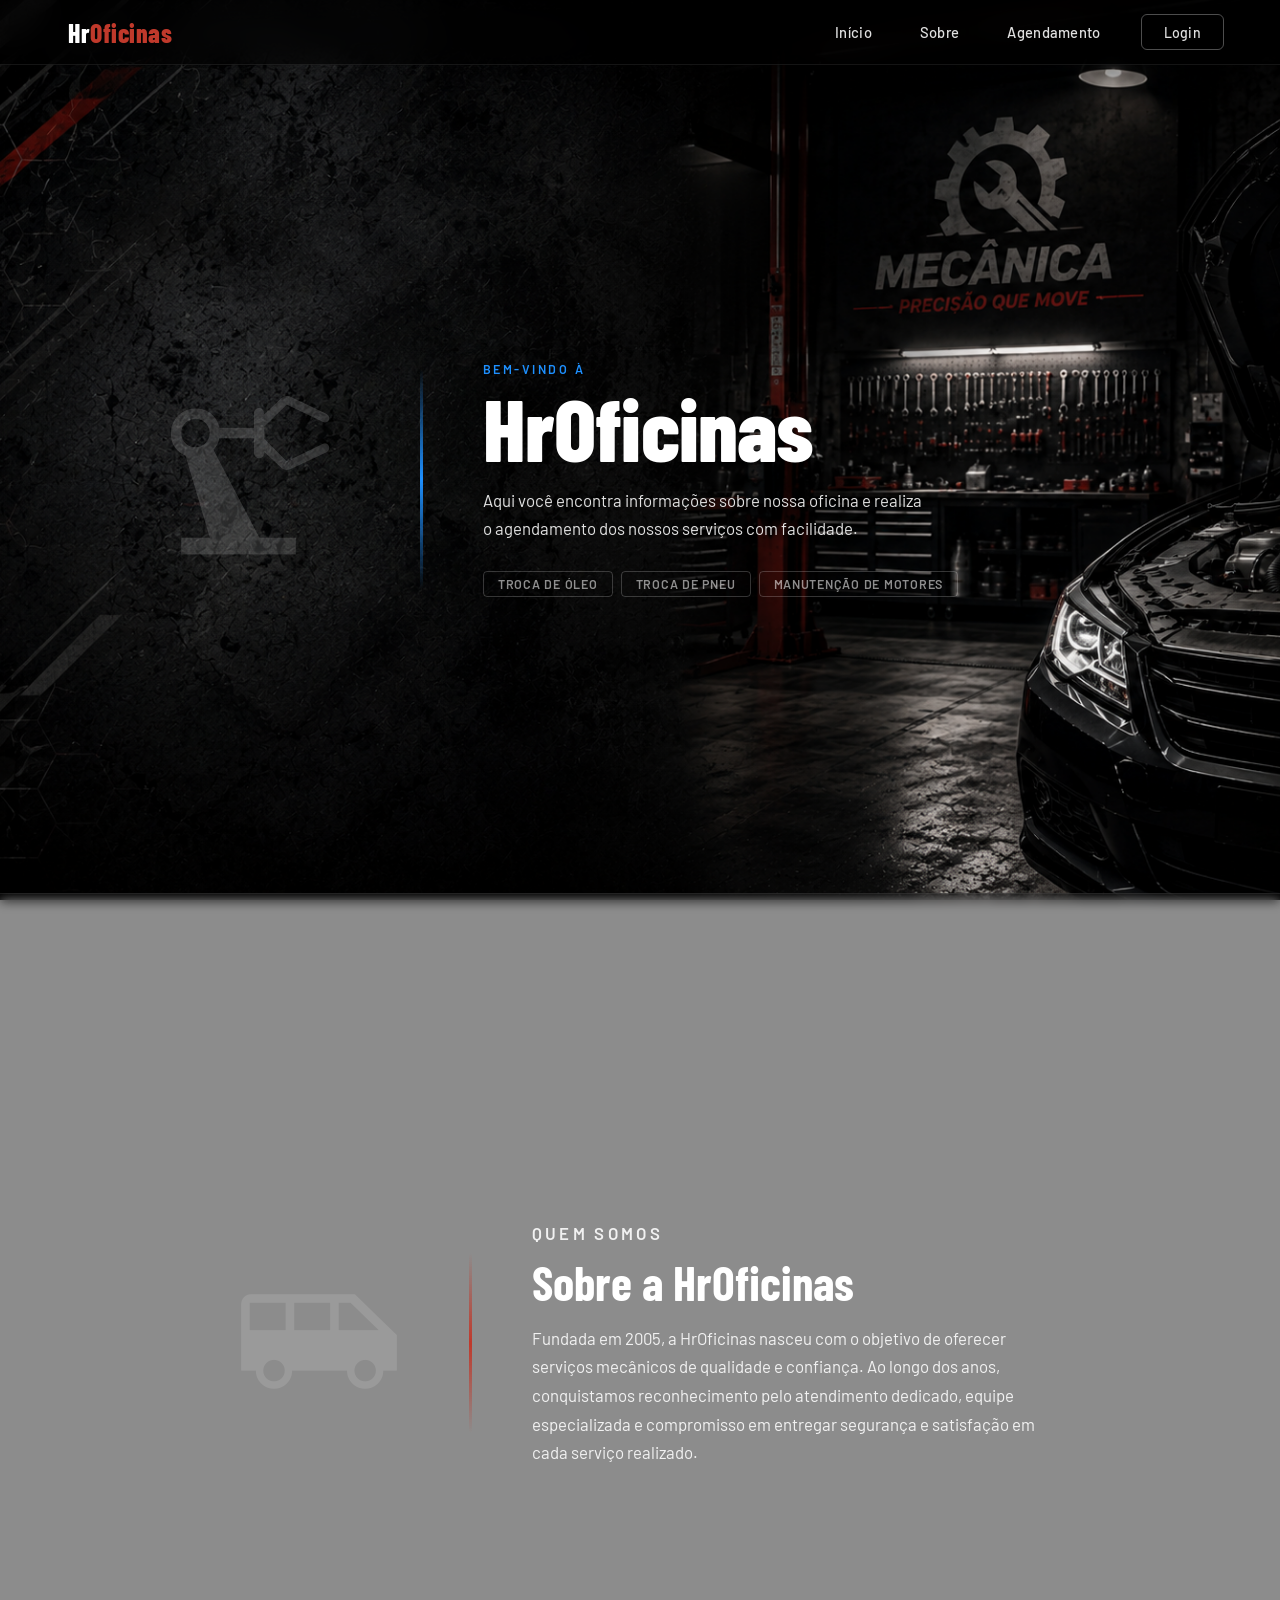
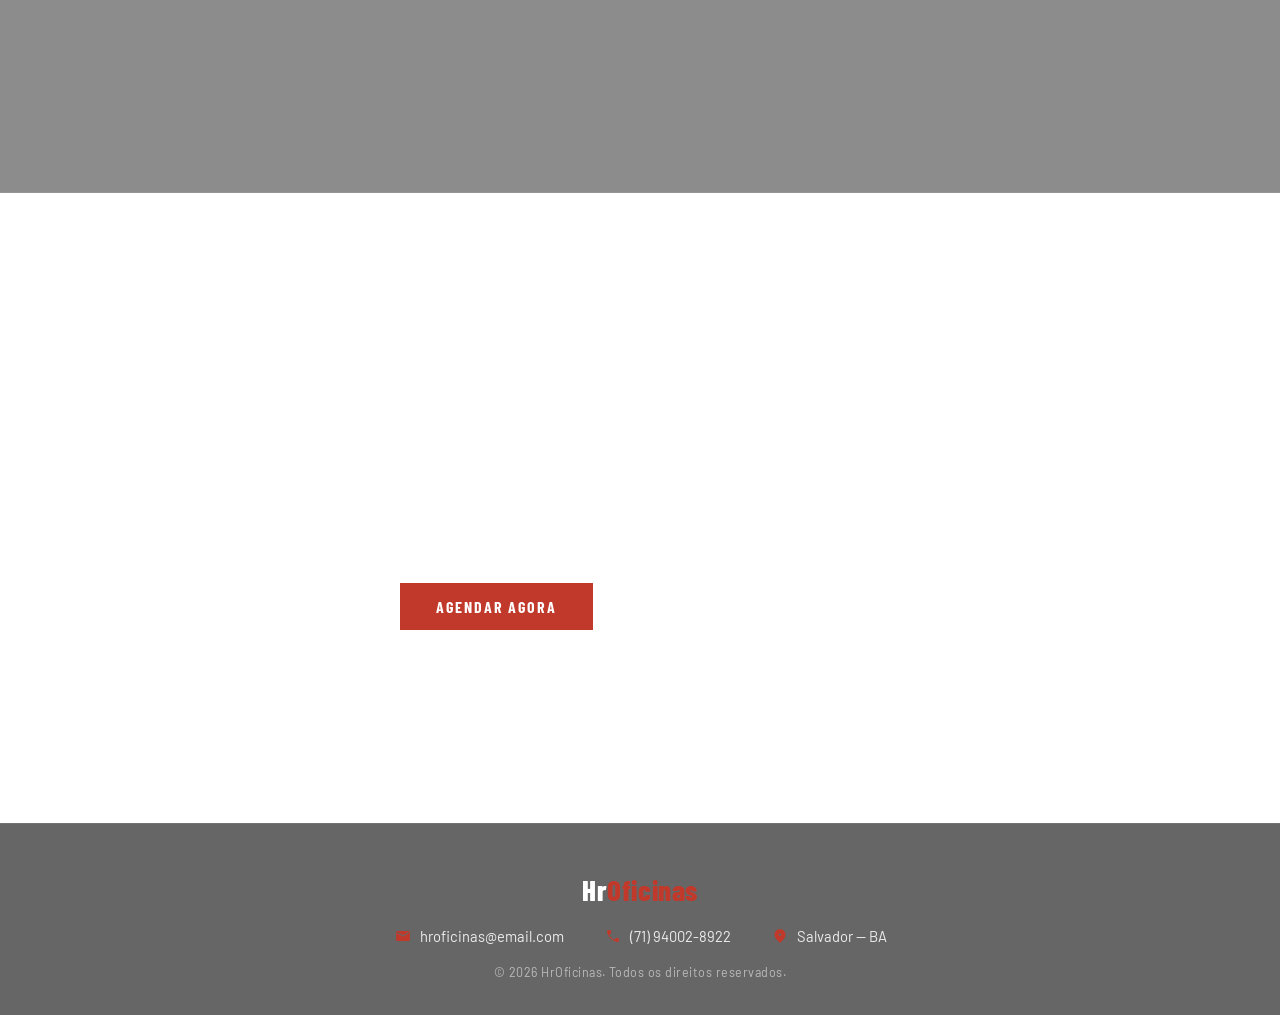
<file: index.html>
<!DOCTYPE html>
<html lang="pt-br">

<head>
    <meta charset="UTF-8">
    <meta name="viewport" content="width=device-width, initial-scale=1.0">
    <title>HrOficinas</title>
    <link rel="stylesheet" href="/estilos/homestyle.css">
    <link rel="stylesheet" href="https://fonts.googleapis.com/css2?family=Material+Symbols+Outlined" />
    <link href="https://fonts.googleapis.com/css2?family=Barlow:wght@400;500&family=Barlow+Condensed:wght@600;700;800&display=swap" rel="stylesheet">
</head>

<body>

    <nav>
        <ul>
            <li class="logotipo">
                <a href="">Hr<span>Oficinas</span></a>
            </li>
            <li class="hideMobile"><a href="#">Início</a></li>
            <li class="hideMobile"><a href="#sobre">Sobre</a></li>
            <li class="hideMobile"><a href="#agendamento">Agendamento</a></li>
            <li class="hideMobile"><a href="/paginas/login.html" class="nav-cta">Login</a></li>
            <li class="hideDesktop" onclick="showSidebar()">
                <a href="#"><span class="material-symbols-outlined">menu</span></a>
            </li>
        </ul>

        <ul class="sidebar">
            <li onclick="hideSidebar()">
                <a href="#"><span class="material-symbols-outlined">close</span></a>
            </li>
            <li class="logotipo sidebar-logo">
                <a href="">Hr<span>Oficinas</span></a>
            </li>
            <li><a href="#">Início</a></li>
            <li><a href="#sobre">Sobre</a></li>
            <li><a href="#agendamento">Agendamento</a></li>
            <li><a href="/paginas/login.html">Login</a></li>
        </ul>
    </nav>

    <!-- Hero -->
    <section class="hero">
        <div class="hero-inner">
            <div class="hero-icon">
                <span class="material-symbols-outlined">precision_manufacturing</span>
            </div>
            <div class="hero-divider"></div>
            <div class="hero-text">
                <p class="hero-eyebrow">Bem-vindo à</p>
                <h1>HrOficinas</h1>
                <p class="hero-desc">Aqui você encontra informações sobre nossa oficina e realiza o agendamento dos nossos serviços com facilidade.</p>
                <div class="hero-servicos">
                    <span>Troca de óleo</span>
                    <span>Troca de pneu</span>
                    <span>Manutenção de motores</span>
                </div>
            </div>
        </div>
    </section>

    <section id="sobre" class="section-sobre">
        <div class="sobre-inner">
            <div class="sobre-icon">
                <span class="material-symbols-outlined">airport_shuttle</span>
            </div>
            <div class="sobre-divider"></div>
            <div class="sobre-texto">
                <p class="section-eyebrow">Quem somos</p>
                <h2>Sobre a HrOficinas</h2>
                <p>Fundada em 2005, a HrOficinas nasceu com o objetivo de oferecer serviços mecânicos de qualidade e confiança. Ao longo dos anos, conquistamos reconhecimento pelo atendimento dedicado, equipe especializada e compromisso em entregar segurança e satisfação em cada serviço realizado.</p>
            </div>
        </div>
    </section>

    <!-- Agendamento CTA -->
    <section id="agendamento" class="section-agendamento">
        <div class="ag-cta-inner">
            <div class="ag-cta-icon">
                <span class="material-symbols-outlined">calendar_month</span>
            </div>
            <div class="ag-cta-texto">
                <p class="section-eyebrow">Pronto para começar?</p>
                <h2>Agende o seu atendimento</h2>
                <p>Escolha a data e o serviço que precisar. Rápido, fácil e sem complicação.</p>
                <a href="/paginas/agendamento.html" class="btn-primary">Agendar agora</a>
            </div>
        </div>
    </section>

    <footer>
        <div class="footer-logo">Hr<span>Oficinas</span></div>
        <div class="footer-contatos">
            <p><span class="material-symbols-outlined footer-icon">mail</span> hroficinas@email.com</p>
            <p><span class="material-symbols-outlined footer-icon">phone</span> (71) 94002-8922</p>
            <p><span class="material-symbols-outlined footer-icon">location_on</span> Salvador — BA</p>
        </div>
        <p class="footer-copy">© 2026 HrOficinas. Todos os direitos reservados.</p>
    </footer>

    <script>
        function showSidebar() {
            document.querySelector(".sidebar").style.display = "flex";
        }
        function hideSidebar() {
            document.querySelector(".sidebar").style.display = "none";
        }

        // Animação de entrada nas seções
        const observer = new IntersectionObserver((entries) => {
            entries.forEach(e => {
                if (e.isIntersecting) e.target.classList.add('visible');
            });
        }, { threshold: 0.15 });

        document.querySelectorAll('.hero-inner, .sobre-inner, .ag-cta-inner').forEach(el => {
            el.classList.add('reveal');
            observer.observe(el);
        });
    </script>

</body>
</html>
</file>
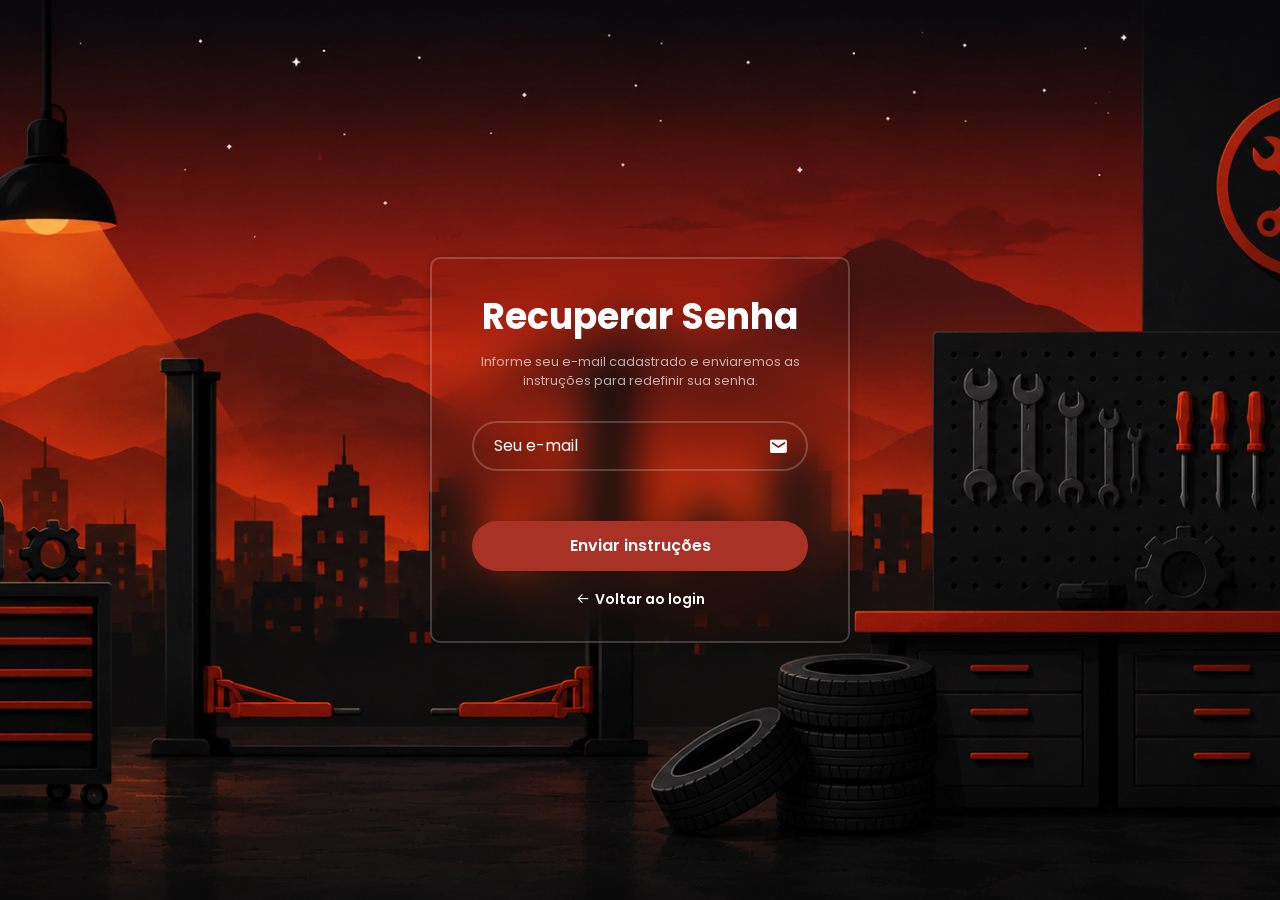
<file: paginas/esqueciSenha.html>
<!DOCTYPE html>
<html lang="pt-br">
<head>
    <meta charset="UTF-8">
    <meta name="viewport" content="width=device-width, initial-scale=1.0">
    <link rel="stylesheet" href="/estilos/loginstyle.css">
    <link href='https://unpkg.com/boxicons@2.1.4/css/boxicons.min.css' rel='stylesheet'>
    <title>Recuperar Senha — HrOficinas</title>
    <style>
        .error-msg {
            color: #f09595;
            font-size: 12px;
            margin-top: -20px;
            margin-bottom: 10px;
            padding-left: 8px;
            display: none;
        }
        .error-msg.visible { display: block; }
        .input-box input.invalid { border-color: #E24B4A; }

        .container p.desc {
            font-size: 13px;
            color: rgba(255,255,255,0.65);
            text-align: center;
            margin: 8px 0 18px;
            line-height: 1.5;
        }

        .voltar-link {
            font-size: 14px;
            text-align: center;
            margin: 18px 0 0;
        }
        .voltar-link a {
            text-decoration: none;
            color: #fff;
            font-weight: 600;
            display: inline-flex;
            align-items: center;
            gap: 5px;
        }
        .voltar-link a:hover { text-decoration: underline; }

        /* Tela de sucesso */
        .sucesso-box {
            display: none;
            flex-direction: column;
            align-items: center;
            gap: 14px;
            text-align: center;
            padding: 10px 0;
        }
        .sucesso-box.visible { display: flex; }
        .sucesso-icon {
            width: 64px;
            height: 64px;
            border-radius: 50%;
            background: rgba(59, 109, 17, 0.3);
            border: 2px solid #3B6D11;
            display: flex;
            align-items: center;
            justify-content: center;
        }
        .sucesso-icon i {
            font-size: 30px;
            color: #7BC24A;
        }
        .sucesso-box h2 {
            font-size: 20px;
            font-weight: 700;
        }
        .sucesso-box p {
            font-size: 13px;
            color: rgba(255,255,255,0.65);
            line-height: 1.6;
        }
        .sucesso-box .email-destino {
            color: #fff;
            font-weight: 600;
        }

        /* Tela de nova senha */
        .nova-senha-box {
            display: none;
        }
        .nova-senha-box.visible { display: block; }

        .senha-force {
            display: flex;
            gap: 4px;
            margin-top: -18px;
            margin-bottom: 12px;
            padding-left: 4px;
        }
        .bar {
            flex: 1;
            height: 3px;
            border-radius: 4px;
            background: #333;
            transition: background 0.3s;
        }
    </style>
</head>
<body>
    <main class="container">

        <!-- Etapa 1: Solicitar e-mail -->
        <div id="etapa-email">
            <h1>Recuperar Senha</h1>
            <p class="desc">Informe seu e-mail cadastrado e enviaremos as instruções para redefinir sua senha.</p>

            <div class="input-box">
                <input placeholder="Seu e-mail" type="email" id="rec-email">
                <i class="bx bxs-envelope"></i>
            </div>
            <p class="error-msg" id="err-rec-email">Informe um e-mail válido.</p>

            <button type="button" class="login" onclick="solicitarRecuperacao()">Enviar instruções</button>

            <div class="voltar-link">
                <a href="login.html"><i class="bx bx-arrow-back"></i> Voltar ao login</a>
            </div>
        </div>

        <!-- Etapa 2: Confirmação de envio -->
        <div id="etapa-sucesso" class="sucesso-box">
            <div class="sucesso-icon">
                <i class="bx bx-envelope"></i>
            </div>
            <h2>E-mail enviado!</h2>
            <p>Enviamos as instruções para <span class="email-destino" id="email-mostrado"></span>.<br>Verifique sua caixa de entrada (e o spam).</p>
            <button type="button" class="login" onclick="mostrarNovaSenha()" style="margin-top:8px;">
                Redefinir senha agora
            </button>
            <div class="voltar-link" style="margin-top:8px;">
                <a href="login.html"><i class="bx bx-arrow-back"></i> Voltar ao login</a>
            </div>
        </div>

        <!-- Etapa 3: Nova senha -->
        <div id="etapa-nova-senha" class="nova-senha-box">
            <h1>Nova Senha</h1>
            <p class="desc">Crie uma nova senha para sua conta.</p>

            <div class="input-box">
                <input placeholder="Nova senha" type="password" id="nova-senha">
                <i class="bx bxs-lock-alt"></i>
            </div>
            <div class="senha-force">
                <div class="bar" id="bar1"></div>
                <div class="bar" id="bar2"></div>
                <div class="bar" id="bar3"></div>
            </div>
            <p class="error-msg" id="err-nova-senha">Senha deve ter no mínimo 6 caracteres.</p>

            <div class="input-box">
                <input placeholder="Confirmar nova senha" type="password" id="confirma-nova-senha">
                <i class="bx bxs-lock"></i>
            </div>
            <p class="error-msg" id="err-confirma-nova">As senhas não coincidem.</p>

            <button type="button" class="login" onclick="redefinirSenha()">Salvar nova senha</button>
        </div>

    </main>

    <script>
        let emailRecuperacao = '';

        document.getElementById('nova-senha').addEventListener('input', function () {
            const v = this.value;
            const force = (v.length >= 6 ? 1 : 0) + (/[A-Z]/.test(v) || /\d/.test(v) ? 1 : 0) + (/[^A-Za-z0-9]/.test(v) ? 1 : 0);
            const colors = ['#A32D2D', '#E28B4A', '#3B6D11'];
            ['bar1','bar2','bar3'].forEach((id, i) => {
                document.getElementById(id).style.background = i < force ? colors[force-1] : '#333';
            });
        });

        function solicitarRecuperacao() {
            const emailInput = document.getElementById('rec-email');
            const email = emailInput.value.trim();
            const errEl = document.getElementById('err-rec-email');

            errEl.classList.remove('visible');
            emailInput.classList.remove('invalid');

            if (!email || !/\S+@\S+\.\S+/.test(email)) {
                errEl.classList.add('visible');
                emailInput.classList.add('invalid');
                return;
            }

            // Verifica se e-mail existe
            const usuarios = JSON.parse(localStorage.getItem('usuarios') || '[]');
            const existe = usuarios.find(u => u.email === email);

            if (!existe) {
                errEl.textContent = 'E-mail não encontrado em nossa base.';
                errEl.classList.add('visible');
                emailInput.classList.add('invalid');
                return;
            }

            emailRecuperacao = email;
            document.getElementById('email-mostrado').textContent = email;

            document.getElementById('etapa-email').style.display = 'none';
            document.getElementById('etapa-sucesso').classList.add('visible');
        }

        function mostrarNovaSenha() {
            document.getElementById('etapa-sucesso').classList.remove('visible');
            document.getElementById('etapa-nova-senha').classList.add('visible');
        }

        function redefinirSenha() {
            const nova = document.getElementById('nova-senha').value;
            const confirma = document.getElementById('confirma-nova-senha').value;
            let valido = true;

            document.getElementById('err-nova-senha').classList.remove('visible');
            document.getElementById('err-confirma-nova').classList.remove('visible');
            document.getElementById('nova-senha').classList.remove('invalid');
            document.getElementById('confirma-nova-senha').classList.remove('invalid');

            if (!nova || nova.length < 6) {
                document.getElementById('err-nova-senha').classList.add('visible');
                document.getElementById('nova-senha').classList.add('invalid');
                valido = false;
            }
            if (nova !== confirma) {
                document.getElementById('err-confirma-nova').classList.add('visible');
                document.getElementById('confirma-nova-senha').classList.add('invalid');
                valido = false;
            }
            if (!valido) return;

            // Atualiza senha no localStorage
            const usuarios = JSON.parse(localStorage.getItem('usuarios') || '[]');
            const idx = usuarios.findIndex(u => u.email === emailRecuperacao);
            if (idx !== -1) {
                usuarios[idx].senha = nova;
                localStorage.setItem('usuarios', JSON.stringify(usuarios));
            }

            // Redireciona para login com mensagem
            sessionStorage.setItem('senhaRedefinida', '1');
            window.location.href = 'login.html';
        }
    </script>
</body>
</html>
</file>
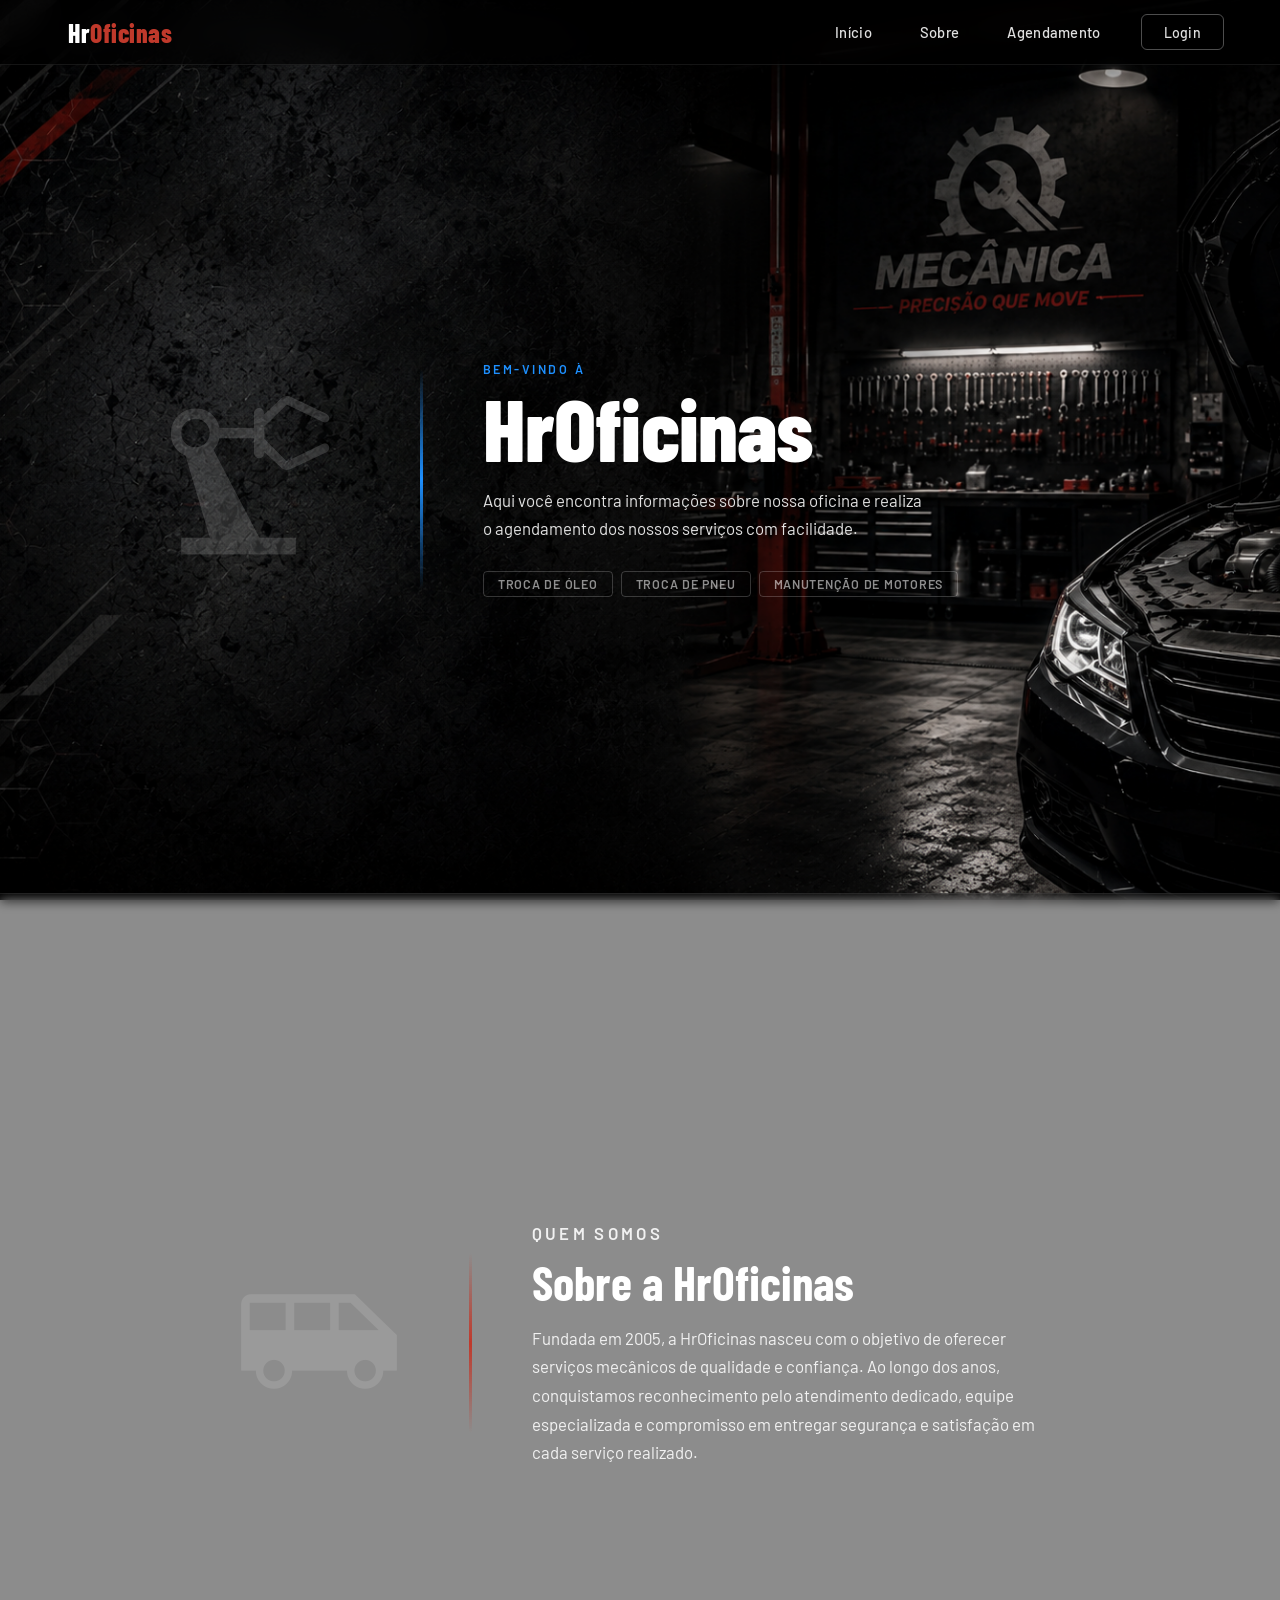
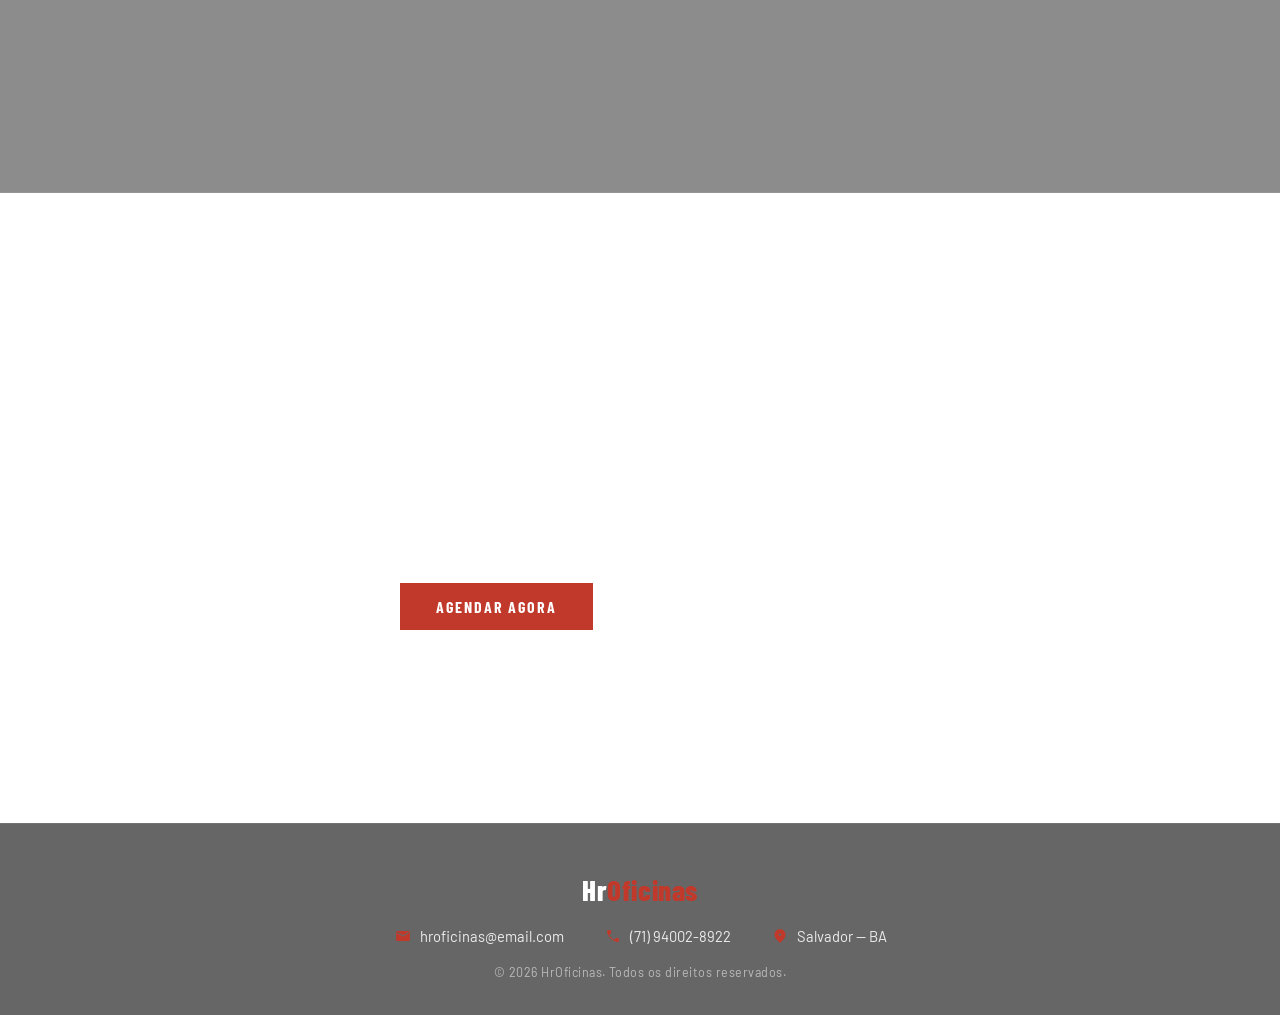
<file: paginas/home.html>
<!DOCTYPE html>
<html lang="pt-br">

<head>
    <meta charset="UTF-8">
    <meta name="viewport" content="width=device-width, initial-scale=1.0">
    <title>HrOficinas</title>
    <link rel="stylesheet" href="/estilos/homestyle.css">
    <link rel="stylesheet" href="https://fonts.googleapis.com/css2?family=Material+Symbols+Outlined" />
    <link href="https://fonts.googleapis.com/css2?family=Barlow:wght@400;500&family=Barlow+Condensed:wght@600;700;800&display=swap" rel="stylesheet">
</head>

<body>

    <nav>
        <ul>
            <li class="logotipo">
                <a href="">Hr<span>Oficinas</span></a>
            </li>
            <li class="hideMobile"><a href="#">Início</a></li>
            <li class="hideMobile"><a href="#sobre">Sobre</a></li>
            <li class="hideMobile"><a href="#agendamento">Agendamento</a></li>
            <li class="hideMobile"><a href="login.html" class="nav-cta">Login</a></li>
            <li class="hideDesktop" onclick="showSidebar()">
                <a href="#"><span class="material-symbols-outlined">menu</span></a>
            </li>
        </ul>

        <ul class="sidebar">
            <li onclick="hideSidebar()">
                <a href="#"><span class="material-symbols-outlined">close</span></a>
            </li>
            <li class="logotipo sidebar-logo">
                <a href="">Hr<span>Oficinas</span></a>
            </li>
            <li><a href="#">Início</a></li>
            <li><a href="#sobre">Sobre</a></li>
            <li><a href="#agendamento">Agendamento</a></li>
            <li><a href="login.html">Login</a></li>
        </ul>
    </nav>

    <!-- Hero -->
    <section class="hero">
        <div class="hero-inner">
            <div class="hero-icon">
                <span class="material-symbols-outlined">precision_manufacturing</span>
            </div>
            <div class="hero-divider"></div>
            <div class="hero-text">
                <p class="hero-eyebrow">Bem-vindo à</p>
                <h1>HrOficinas</h1>
                <p class="hero-desc">Aqui você encontra informações sobre nossa oficina e realiza o agendamento dos nossos serviços com facilidade.</p>
                <div class="hero-servicos">
                    <span>Troca de óleo</span>
                    <span>Troca de pneu</span>
                    <span>Manutenção de motores</span>
                </div>
            </div>
        </div>
    </section>

    <section id="sobre" class="section-sobre">
        <div class="sobre-inner">
            <div class="sobre-icon">
                <span class="material-symbols-outlined">airport_shuttle</span>
            </div>
            <div class="sobre-divider"></div>
            <div class="sobre-texto">
                <p class="section-eyebrow">Quem somos</p>
                <h2>Sobre a HrOficinas</h2>
                <p>Fundada em 2005, a HrOficinas nasceu com o objetivo de oferecer serviços mecânicos de qualidade e confiança. Ao longo dos anos, conquistamos reconhecimento pelo atendimento dedicado, equipe especializada e compromisso em entregar segurança e satisfação em cada serviço realizado.</p>
            </div>
        </div>
    </section>

    <!-- Agendamento CTA -->
    <section id="agendamento" class="section-agendamento">
        <div class="ag-cta-inner">
            <div class="ag-cta-icon">
                <span class="material-symbols-outlined">calendar_month</span>
            </div>
            <div class="ag-cta-texto">
                <p class="section-eyebrow">Pronto para começar?</p>
                <h2>Agende o seu atendimento</h2>
                <p>Escolha a data e o serviço que precisar. Rápido, fácil e sem complicação.</p>
                <a href="agendamento.html" class="btn-primary">Agendar agora</a>
            </div>
        </div>
    </section>

    <footer>
        <div class="footer-logo">Hr<span>Oficinas</span></div>
        <div class="footer-contatos">
            <p><span class="material-symbols-outlined footer-icon">mail</span> hroficinas@email.com</p>
            <p><span class="material-symbols-outlined footer-icon">phone</span> (71) 94002-8922</p>
            <p><span class="material-symbols-outlined footer-icon">location_on</span> Salvador — BA</p>
        </div>
        <p class="footer-copy">© 2026 HrOficinas. Todos os direitos reservados.</p>
    </footer>

    <script>
        function showSidebar() {
            document.querySelector(".sidebar").style.display = "flex";
        }
        function hideSidebar() {
            document.querySelector(".sidebar").style.display = "none";
        }

        // Animação de entrada nas seções
        const observer = new IntersectionObserver((entries) => {
            entries.forEach(e => {
                if (e.isIntersecting) e.target.classList.add('visible');
            });
        }, { threshold: 0.15 });

        document.querySelectorAll('.hero-inner, .sobre-inner, .ag-cta-inner').forEach(el => {
            el.classList.add('reveal');
            observer.observe(el);
        });
    </script>

</body>
</html>
</file>
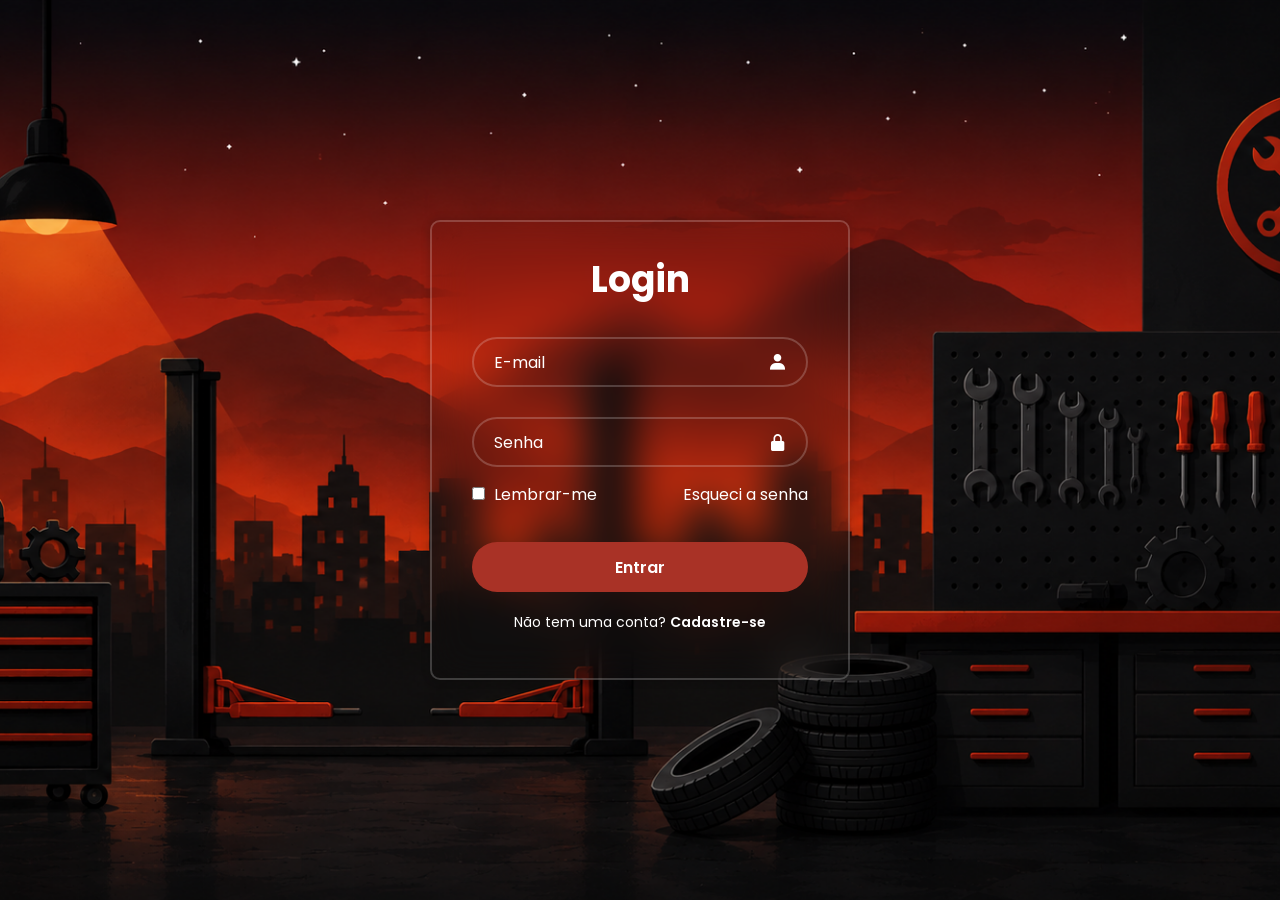
<file: paginas/login.html>
<!DOCTYPE html>
<html lang="pt-br">
<head>
    <meta charset="UTF-8">
    <meta name="viewport" content="width=device-width, initial-scale=1.0">
    <link rel="stylesheet" href="/estilos/loginstyle.css">
    <link href='https://unpkg.com/boxicons@2.1.4/css/boxicons.min.css' rel='stylesheet'>
    <title>Login — HrOficinas</title>
    <style>
        .error-msg {
            color: #f09595;
            font-size: 12px;
            margin-top: -20px;
            margin-bottom: 10px;
            padding-left: 8px;
            display: none;
        }
        .error-msg.visible { display: block; }

        .input-box input.invalid {
            border-color: #E24B4A;
        }

        .toast-login {
            position: fixed;
            bottom: 24px;
            left: 50%;
            transform: translateX(-50%) translateY(60px);
            background: #A32D2D;
            color: #fff;
            font-size: 13px;
            font-weight: 500;
            padding: 11px 22px;
            border-radius: 99px;
            display: flex;
            align-items: center;
            gap: 8px;
            opacity: 0;
            transition: opacity 0.2s, transform 0.25s;
            pointer-events: none;
            white-space: nowrap;
            z-index: 100;
        }
        .toast-login.show {
            opacity: 1;
            transform: translateX(-50%) translateY(0);
        }
    </style>
</head>
<body>
    <main class="container">
        <h1>Login</h1>

        <div class="input-box">
            <input placeholder="E-mail" type="email" id="login-email">
            <i class="bx bxs-user"></i>
        </div>
        <p class="error-msg" id="err-email">Informe um e-mail válido.</p>

        <div class="input-box">
            <input placeholder="Senha" type="password" id="login-senha">
            <i class="bx bxs-lock-alt"></i>
        </div>
        <p class="error-msg" id="err-senha">Senha incorreta ou não cadastrada.</p>

        <div class="remember-forgot">
            <label>
                <input type="checkbox" id="lembrar">
                Lembrar-me
            </label>
            <a href="esqueciSenha.html">Esqueci a senha</a>
        </div>

        <button type="button" class="login" onclick="fazerLogin()">Entrar</button>

        <div class="register-link">
            <p>Não tem uma conta? <a href="registro.html">Cadastre-se</a></p>
        </div>
    </main>

    <div class="toast-login" id="toast-login">
        <i class="bx bx-error-circle"></i>
        <span id="toast-msg">E-mail ou senha inválidos.</span>
    </div>

    <script>
        // Se já estiver logado, redireciona
        const jaLogado = sessionStorage.getItem('usuarioLogado') || localStorage.getItem('usuarioLogado');
        if (jaLogado) {
            const destino = sessionStorage.getItem('redirecionarPara') || '/index.html';
            sessionStorage.removeItem('redirecionarPara');
            window.location.href = destino;
        }

        function showToast(msg) {
            const el = document.getElementById('toast-login');
            document.getElementById('toast-msg').textContent = msg;
            el.classList.add('show');
            setTimeout(() => el.classList.remove('show'), 3000);
        }

        function fazerLogin() {
            const email = document.getElementById('login-email').value.trim();
            const senha = document.getElementById('login-senha').value;
            const lembrar = document.getElementById('lembrar').checked;

            // Limpa erros
            document.getElementById('err-email').classList.remove('visible');
            document.getElementById('err-senha').classList.remove('visible');
            document.getElementById('login-email').classList.remove('invalid');
            document.getElementById('login-senha').classList.remove('invalid');

            if (!email || !/\S+@\S+\.\S+/.test(email)) {
                document.getElementById('err-email').classList.add('visible');
                document.getElementById('login-email').classList.add('invalid');
                return;
            }

            if (!senha || senha.length < 6) {
                document.getElementById('err-senha').classList.add('visible');
                document.getElementById('login-senha').classList.add('invalid');
                return;
            }

            // Busca usuários cadastrados
            const usuarios = JSON.parse(localStorage.getItem('usuarios') || '[]');
            const usuario = usuarios.find(u => u.email === email && u.senha === senha);

            if (!usuario) {
                showToast('E-mail ou senha inválidos.');
                document.getElementById('login-email').classList.add('invalid');
                document.getElementById('login-senha').classList.add('invalid');
                return;
            }

            const dadosSession = JSON.stringify({ nome: usuario.nome, email: usuario.email });
            if (lembrar) {
                localStorage.setItem('usuarioLogado', dadosSession);
            } else {
                sessionStorage.setItem('usuarioLogado', dadosSession);
            }

            const destino = sessionStorage.getItem('redirecionarPara') || '/index.html';
            sessionStorage.removeItem('redirecionarPara');
            window.location.href = destino;
        }

        // Enter para logar
        document.addEventListener('keydown', function(e) {
            if (e.key === 'Enter') fazerLogin();
        });
    </script>
</body>
</html>
</file>
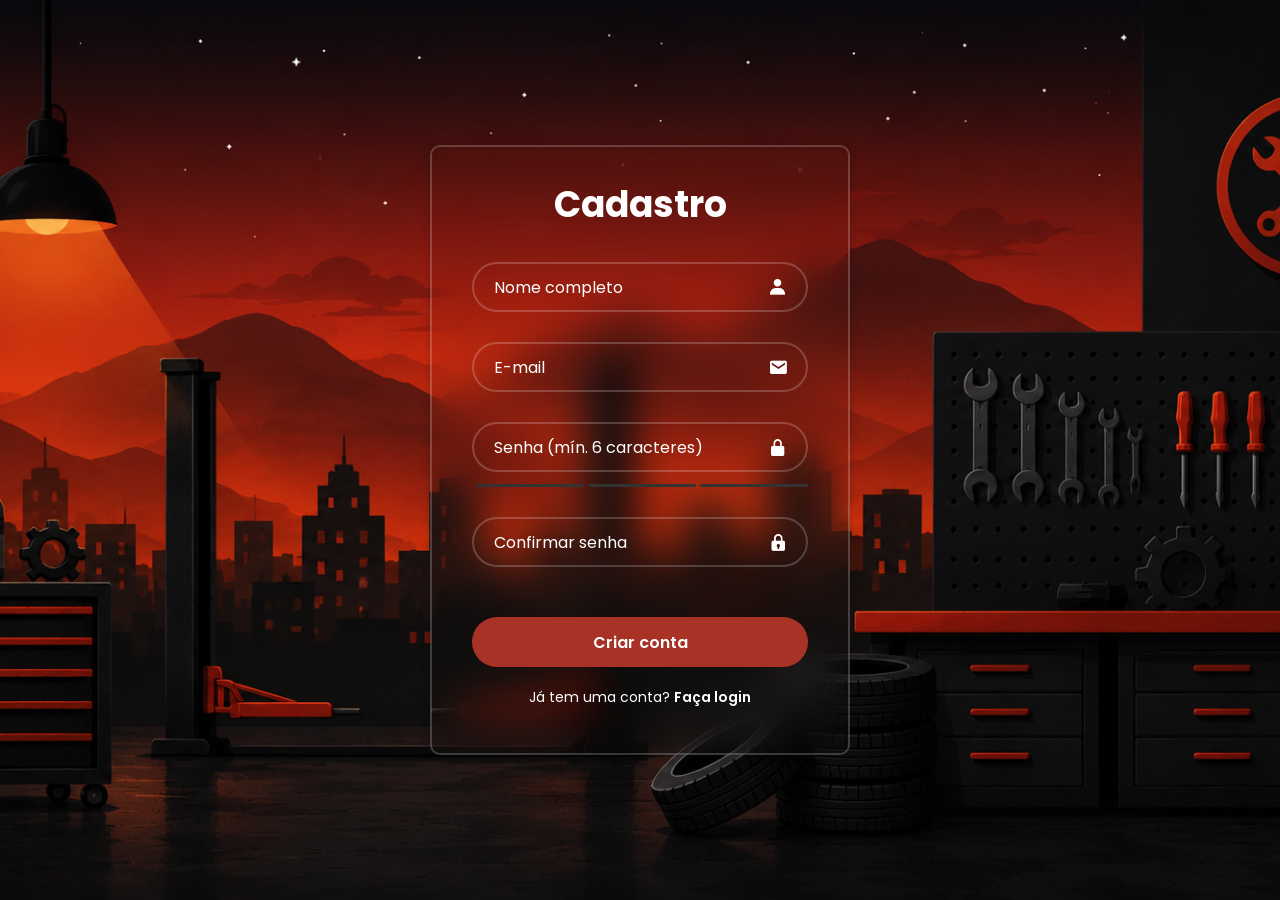
<file: paginas/registro.html>
<!DOCTYPE html>
<html lang="pt-br">
<head>
    <meta charset="UTF-8">
    <meta name="viewport" content="width=device-width, initial-scale=1.0">
    <link rel="stylesheet" href="/estilos/loginstyle.css">
    <link href='https://unpkg.com/boxicons@2.1.4/css/boxicons.min.css' rel='stylesheet'>
    <title>Cadastro — HrOficinas</title>
    <style>
        .error-msg {
            color: #f09595;
            font-size: 12px;
            margin-top: -20px;
            margin-bottom: 10px;
            padding-left: 8px;
            display: none;
        }
        .error-msg.visible { display: block; }
        .input-box input.invalid { border-color: #E24B4A; }

        .toast-reg {
            position: fixed;
            bottom: 24px;
            left: 50%;
            transform: translateX(-50%) translateY(60px);
            color: #fff;
            font-size: 13px;
            font-weight: 500;
            padding: 11px 22px;
            border-radius: 99px;
            display: flex;
            align-items: center;
            gap: 8px;
            opacity: 0;
            transition: opacity 0.2s, transform 0.25s;
            pointer-events: none;
            white-space: nowrap;
            z-index: 100;
        }
        .toast-reg.show {
            opacity: 1;
            transform: translateX(-50%) translateY(0);
        }

        .senha-force {
            display: flex;
            gap: 4px;
            margin-top: -18px;
            margin-bottom: 12px;
            padding-left: 4px;
        }
        .bar {
            flex: 1;
            height: 3px;
            border-radius: 4px;
            background: #333;
            transition: background 0.3s;
        }
    </style>
</head>
<body>
    <main class="container">
        <h1>Cadastro</h1>

        <div class="input-box">
            <input placeholder="Nome completo" type="text" id="reg-nome">
            <i class="bx bxs-user"></i>
        </div>
        <p class="error-msg" id="err-nome">Nome deve ter ao menos 2 letras (só letras).</p>

        <div class="input-box">
            <input placeholder="E-mail" type="email" id="reg-email">
            <i class="bx bxs-envelope"></i>
        </div>
        <p class="error-msg" id="err-email">Informe um e-mail válido.</p>

        <div class="input-box">
            <input placeholder="Senha (mín. 6 caracteres)" type="password" id="reg-senha">
            <i class="bx bxs-lock-alt"></i>
        </div>
        <div class="senha-force">
            <div class="bar" id="bar1"></div>
            <div class="bar" id="bar2"></div>
            <div class="bar" id="bar3"></div>
        </div>
        <p class="error-msg" id="err-senha">Senha deve ter no mínimo 6 caracteres.</p>

        <div class="input-box">
            <input placeholder="Confirmar senha" type="password" id="reg-confirma">
            <i class="bx bxs-lock"></i>
        </div>
        <p class="error-msg" id="err-confirma">As senhas não coincidem.</p>

        <button type="button" class="login" onclick="registrar()">Criar conta</button>

        <div class="register-link">
            <p>Já tem uma conta? <a href="login.html">Faça login</a></p>
        </div>
    </main>

    <div class="toast-reg" id="toast-reg">
        <i id="toast-icon" class="bx bx-check"></i>
        <span id="toast-msg">Conta criada!</span>
    </div>

    <script>
        // Só letras no campo nome
        document.getElementById('reg-nome').addEventListener('input', function () {
            this.value = this.value.replace(/[^A-Za-zÀ-ÿ\s\-']/g, '');
        });

        // Força da senha
        document.getElementById('reg-senha').addEventListener('input', function () {
            const v = this.value;
            const force = (v.length >= 6 ? 1 : 0) + (/[A-Z]/.test(v) || /\d/.test(v) ? 1 : 0) + (/[^A-Za-z0-9]/.test(v) ? 1 : 0);
            const colors = ['#A32D2D', '#E28B4A', '#3B6D11'];
            ['bar1','bar2','bar3'].forEach((id, i) => {
                document.getElementById(id).style.background = i < force ? colors[force-1] : '#333';
            });
        });

        function showToast(msg, sucesso = true) {
            const el = document.getElementById('toast-reg');
            document.getElementById('toast-msg').textContent = msg;
            document.getElementById('toast-icon').className = sucesso ? 'bx bx-check' : 'bx bx-error-circle';
            el.style.background = sucesso ? '#3B6D11' : '#A32D2D';
            el.classList.add('show');
            setTimeout(() => el.classList.remove('show'), 3000);
        }

        function limparErros() {
            ['err-nome','err-email','err-senha','err-confirma'].forEach(id => document.getElementById(id).classList.remove('visible'));
            ['reg-nome','reg-email','reg-senha','reg-confirma'].forEach(id => document.getElementById(id).classList.remove('invalid'));
        }

        function registrar() {
            limparErros();
            const nome     = document.getElementById('reg-nome').value.trim();
            const email    = document.getElementById('reg-email').value.trim();
            const senha    = document.getElementById('reg-senha').value;
            const confirma = document.getElementById('reg-confirma').value;

            let valido = true;

            if (!nome || !/^[A-Za-zÀ-ÿ\s\-']{2,60}$/.test(nome)) {
                document.getElementById('err-nome').classList.add('visible');
                document.getElementById('reg-nome').classList.add('invalid');
                valido = false;
            }

            if (!email || !/\S+@\S+\.\S+/.test(email)) {
                document.getElementById('err-email').classList.add('visible');
                document.getElementById('reg-email').classList.add('invalid');
                valido = false;
            }

            if (!senha || senha.length < 6) {
                document.getElementById('err-senha').classList.add('visible');
                document.getElementById('reg-senha').classList.add('invalid');
                valido = false;
            }

            if (senha !== confirma) {
                document.getElementById('err-confirma').classList.add('visible');
                document.getElementById('reg-confirma').classList.add('invalid');
                valido = false;
            }

            if (!valido) return;

            const usuarios = JSON.parse(localStorage.getItem('usuarios') || '[]');
            if (usuarios.find(u => u.email === email)) {
                showToast('E-mail já cadastrado!', false);
                document.getElementById('reg-email').classList.add('invalid');
                return;
            }

            usuarios.push({ nome, email, senha });
            localStorage.setItem('usuarios', JSON.stringify(usuarios));

            showToast('Conta criada com sucesso!');
            setTimeout(() => window.location.href = 'login.html', 1800);
        }

        document.addEventListener('keydown', e => { if (e.key === 'Enter') registrar(); });
    </script>
</body>
</html>
</file>
<file: estilos/homestyle.css>
*, *::before, *::after {
    margin: 0;
    padding: 0;
    box-sizing: border-box;
}

:root {
    --vermelho: #c0392b;
    --vermelho-hover: #a93226;
    --azul-linha: #1e90ff;
    --branco: #ffffff;
    --branco-suave: rgba(255,255,255,0.88);
    --branco-muted: rgba(255,255,255,0.55);
}

html {
    scroll-behavior: smooth;
}

body {
    font-family: 'Barlow', Arial, sans-serif;
    color: var(--branco);
    background-image: url("/Imagens/fundo.png");
    background-size: cover;
    background-repeat: no-repeat;
    background-position: center;
    background-attachment: fixed;
}

nav {
    position: sticky;
    top: 0;
    z-index: 100;
    background: rgba(0, 0, 0, 0.55);
    backdrop-filter: blur(14px);
    -webkit-backdrop-filter: blur(14px);
    border-bottom: 1px solid rgba(255,255,255,0.08);
}

nav ul {
    width: 100%;
    list-style: none;
    display: flex;
    justify-content: flex-end;
    align-items: center;
    max-width: 1200px;
    margin: 0 auto;
}

nav li {
    height: 64px;
}

nav li:first-child {
    margin-right: auto;
}

nav a {
    height: 100%;
    padding: 0 24px;
    text-decoration: none;
    display: flex;
    align-items: center;
    color: var(--branco-suave);
    font-size: 0.92rem;
    font-weight: 500;
    letter-spacing: 0.02em;
    transition: color 0.2s;
}

nav a:hover {
    color: var(--branco);
}

.logotipo a {
    font-family: 'Barlow Condensed', sans-serif;
    font-size: 1.6rem;
    font-weight: 800;
    letter-spacing: 0.02em;
    color: var(--branco);
    padding-left: 28px;
}

.logotipo a span {
    color: var(--vermelho);
}

.nav-cta {
    margin: 0 16px;
    padding: 0 22px !important;
    height: 36px !important;
    border: 1px solid rgba(255,255,255,0.3);
    border-radius: 6px;
    font-size: 0.88rem !important;
    transition: background 0.2s, border-color 0.2s !important;
    align-self: center;
}

.nav-cta:hover {
    background: rgba(255,255,255,0.1);
    border-color: rgba(255,255,255,0.5);
    color: var(--branco) !important;
}


nav li:has(.nav-cta) {
    display: flex;
    align-items: center;
}

.sidebar {
    position: fixed;
    top: 0;
    right: 0;
    height: 100vh;
    width: 280px;
    z-index: 999;
    background: rgba(10, 10, 10, 0.92);
    backdrop-filter: blur(18px);
    -webkit-backdrop-filter: blur(18px);
    border-left: 1px solid rgba(255,255,255,0.08);
    display: none;
    flex-direction: column;
    align-items: flex-start;
    justify-content: flex-start;
}

.sidebar li {
    width: 100%;
}

.sidebar a {
    padding: 0 28px;
    font-size: 1rem;
}

.sidebar-logo a {
    font-family: 'Barlow Condensed', sans-serif;
    font-size: 1.5rem;
    font-weight: 800;
}

.sidebar-logo a span {
    color: var(--vermelho);
}

.reveal {
    opacity: 0;
    transform: translateY(28px);
    transition: opacity 0.65s ease, transform 0.65s ease;
}

.reveal.visible {
    opacity: 1;
    transform: none;
}

.hero {
    min-height: 92vh;
    display: flex;
    align-items: center;
    justify-content: center;
    padding: 60px 32px;
}

.hero-inner {
    display: flex;
    align-items: center;
    gap: 60px;
    max-width: 1000px;
    width: 100%;
}

.hero-icon .material-symbols-outlined {
    font-size: 220px;
    font-variation-settings: 'FILL' 1, 'wght' 300, 'GRAD' 0, 'opsz' 48;
    color: rgba(255,255,255,0.15);
    display: block;
    line-height: 1;
}

.hero-divider {
    width: 3px;
    height: 220px;
    background: linear-gradient(to bottom, transparent, var(--azul-linha), transparent);
    border-radius: 10px;
    flex-shrink: 0;
}

.hero-eyebrow {
    font-size: 0.78rem;
    font-weight: 600;
    letter-spacing: 0.2em;
    text-transform: uppercase;
    color: var(--azul-linha);
    margin-bottom: 10px;
}

.hero-text h1 {
    font-family: 'Barlow Condensed', sans-serif;
    font-size: clamp(3rem, 7vw, 5.5rem);
    font-weight: 800;
    line-height: 0.95;
    letter-spacing: -0.01em;
    color: var(--branco);
    margin-bottom: 18px;
}

.hero-desc {
    font-size: 1.05rem;
    color: var(--branco-suave);
    line-height: 1.65;
    max-width: 440px;
    margin-bottom: 28px;
}

.hero-servicos {
    display: flex;
    flex-wrap: wrap;
    gap: 8px;
}

.hero-servicos span {
    font-size: 0.78rem;
    font-weight: 600;
    letter-spacing: 0.06em;
    text-transform: uppercase;
    color: var(--branco-muted);
    border: 1px solid rgba(255,255,255,0.2);
    padding: 5px 14px;
    border-radius: 4px;
}

.section-sobre {
    min-height: 100vh;
    display: flex;
    align-items: center;
    justify-content: center;
    background: rgba(0, 0, 0, 0.45);
    backdrop-filter: blur(6px);
    border-top: 1px solid rgba(255,255,255,0.07);
    border-bottom: 1px solid rgba(255,255,255,0.07);
    padding: 80px 32px;
}

.sobre-inner {
    display: flex;
    align-items: center;
    gap: 60px;
    max-width: 1000px;
    margin: 0 auto;
}

.sobre-icon .material-symbols-outlined {
    font-size: 180px;
    font-variation-settings: 'FILL' 1, 'wght' 300;
    color: rgba(255,255,255,0.12);
    display: block;
    line-height: 1;
}

.sobre-divider {
    width: 3px;
    height: 180px;
    background: linear-gradient(to bottom, transparent, var(--vermelho), transparent);
    border-radius: 10px;
    flex-shrink: 0;
}

.section-eyebrow {
    font-size: 0.75rem;
    font-weight: 600;
    letter-spacing: 0.2em;
    text-transform: uppercase;
    color: var(--vermelho);
    margin-bottom: 10px;
}

.sobre-texto h2 {
    font-family: 'Barlow Condensed', sans-serif;
    font-size: clamp(2rem, 4vw, 3rem);
    font-weight: 700;
    line-height: 1;
    color: var(--branco);
    margin-bottom: 18px;
}

.sobre-texto p {
    font-size: 1.05rem;
    line-height: 1.7;
    color: var(--branco-suave);
    max-width: 520px;
}

.section-agendamento {
    min-height: 70vh;
    display: flex;
    align-items: center;
    justify-content: center;
    padding: 80px 32px;
}

.ag-cta-inner {
    display: flex;
    align-items: center;
    gap: 60px;
    max-width: 1000px;
    width: 100%;
}

.ag-cta-icon .material-symbols-outlined {
    font-size: 200px;
    font-variation-settings: 'FILL' 1, 'wght' 300, 'GRAD' 0, 'opsz' 48;
    color: rgba(255,255,255,0.12);
    display: block;
    line-height: 1;
}

.ag-cta-texto h2 {
    font-family: 'Barlow Condensed', sans-serif;
    font-size: clamp(2rem, 4vw, 3.2rem);
    font-weight: 700;
    line-height: 1;
    color: var(--branco);
    margin-bottom: 14px;
}

.ag-cta-texto p {
    font-size: 1rem;
    color: var(--branco-suave);
    margin-bottom: 28px;
    max-width: 400px;
    line-height: 1.6;
}

.btn-primary {
    display: inline-flex;
    align-items: center;
    gap: 8px;
    padding: 14px 36px;
    background-color: var(--vermelho);
    color: var(--branco);
    text-decoration: none;
    font-family: 'Barlow Condensed', sans-serif;
    font-size: 1rem;
    font-weight: 700;
    letter-spacing: 0.12em;
    text-transform: uppercase;
    border: none;
    cursor: pointer;
    transition: background 0.2s, transform 0.15s;
}

.btn-primary:hover {
    background: var(--vermelho-hover);
    transform: translateY(-2px);
}

footer {
    background: rgba(0, 0, 0, 0.6);
    backdrop-filter: blur(10px);
    border-top: 1px solid rgba(255,255,255,0.08);
    padding: 48px 32px 36px;
    display: flex;
    flex-direction: column;
    align-items: center;
    gap: 20px;
    text-align: center;
}

.footer-logo {
    font-family: 'Barlow Condensed', sans-serif;
    font-size: 1.8rem;
    font-weight: 800;
    color: var(--branco);
    letter-spacing: 0.02em;
}

.footer-logo span {
    color: var(--vermelho);
}

.footer-contatos {
    display: flex;
    flex-wrap: wrap;
    gap: 20px 40px;
    justify-content: center;
}

.footer-contatos p {
    display: flex;
    align-items: center;
    gap: 8px;
    font-size: 0.92rem;
    color: var(--branco-suave);
}

.footer-icon {
    font-size: 18px !important;
    font-variation-settings: 'FILL' 1, 'wght' 300;
    color: var(--vermelho);
}

.footer-copy {
    font-size: 0.78rem;
    color: var(--branco-muted);
    letter-spacing: 0.04em;
}

@media (max-width: 800px) {
    .hideMobile { display: none; }

    .hero-inner,
    .sobre-inner,
    .ag-cta-inner {
        flex-direction: column;
        gap: 32px;
        text-align: center;
    }

    .hero-divider,
    .sobre-divider {
        width: 60px;
        height: 3px;
    }

    .hero-icon .material-symbols-outlined,
    .sobre-icon .material-symbols-outlined,
    .ag-cta-icon .material-symbols-outlined {
        font-size: 100px;
    }

    .hero-desc,
    .sobre-texto p,
    .ag-cta-texto p {
        max-width: 100%;
    }

    .hero-servicos {
        justify-content: center;
    }

    .sobre-texto {
        text-align: center;
    }

    .sobre-texto p {
        margin: 0 auto;
    }
}

@media (min-width: 800px) {
    .hideDesktop { display: none; }
}
</file>
<file: estilos/loginstyle.css>
@import url('https://fonts.googleapis.com/css2?family=Poppins:ital,wght@0,100;0,200;0,300;0,400;0,500;0,600;0,700;0,800;0,900;1,100;1,200;1,300;1,400;1,500;1,600;1,700;1,800;1,900&display=swap');

*{
    margin: 0;
    padding: 0;
    box-sizing: border-box;
    font-family: "Poppins", sans-serif;
}

body {
    display: flex;
    justify-content: center;
    align-items: center;
    min-height: 100vh;
    background: url(/Imagens/img.png);
    background-size: cover;
    background-position: center;
}

.container {
    width: 420px;
    background-color: transparent;
    border: 2px solid rgba(255, 255, 255, .2);
    border-radius: 10px;
    color: #fff;
    padding: 30px 40px;
    box-shadow: 0 0 10px rgba(0, 0, 0, .2);
    backdrop-filter: blur(20px);
}

.container h1 {
    font-size: 36px;
    text-align: center;
}

.input-box{
    position: relative;
    width: 100%;
    height: 50px;
    margin: 30px 0;
}

.input-box input {
    width: 100%;
    height: 100%;
    background-color: transparent;
    border: 2px solid rgba(255, 255, 255, .2);
    border-radius: 40px;
    outline: none;
    font-size: 16px;
    color: #fff;
    padding: 20px 45px 20px 20px;
}

.input-box input::placeholder {
    color: #fff;
}

.input-box i {
    position: absolute;
    right: 20px;
    top: 50%;
    transform: translateY(-50%);
    font-size: 20px;
}

.remember-forgot {
    display: flex;
    justify-content: space-between;
    margin: -15px 0 15px;
}

.remember-forgot label input {
    accent-color: #fff;
    margin-right: 5px;
}

.remember-forgot a {
    text-decoration: none;
    color: #fff;
}

.remember-forgot a:hover{
    text-decoration: underline;
}

.login {
    width: 100%;
    height: 50px;
    background-color: #a93226;
    border: none;
    border-radius: 40px;
    cursor: pointer;
    font-size: 16px;
    color: #fff;
    font-weight: 600;
    box-shadow: 0 0 0px rgba(0, 0, 0, .1);
    margin-top: 20px;
}

.login:hover {
    background-color: transparent;
    border: 2px solid rgba(255, 255, 255, .2);
    color: #fff;
    transition: 0.5s;
}

.register-link {
    font-size: 14px;
    text-align: center;
    margin: 20px 0 15px;
}

.register-link a {
    text-decoration: none;
    color: #fff;
    font-weight: 600;
}

.register-link a :hover{
    text-decoration: underline;
}
</file>
